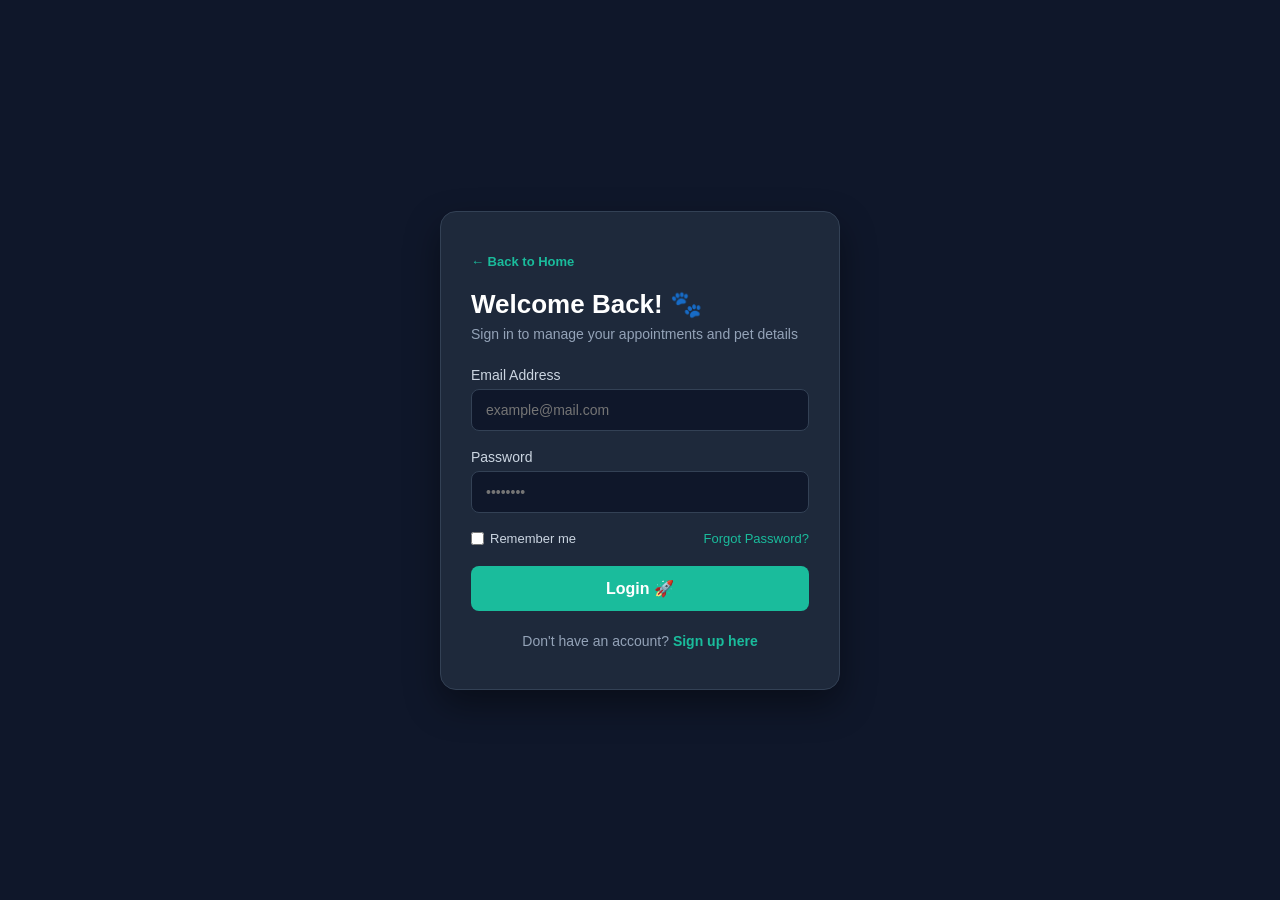
<file: login.html>
<!DOCTYPE html>
<html lang="en">
<head>
    <meta charset="UTF-8">
    <meta name="viewport" content="width=device-width, initial-scale=1.0">
    <title>Login - Pet Care Hub</title>
    
    <!-- CSS Internal Styling (වෙනම Files අවශ්‍ය නැත) -->
    <style>
        * {
            margin: 0;
            padding: 0;
            box-sizing: border-box;
            font-family: 'Segoe UI', Tahoma, Geneva, Verdana, sans-serif;
        }

        body {
            background-color: #0f172a; /* Modern Dark Theme */
            min-height: 100vh;
            display: flex;
            justify-content: center;
            align-items: center;
            padding: 20px;
        }

        .login-card {
            background: #1e293b;
            padding: 40px 30px;
            border-radius: 16px;
            width: 100%;
            max-width: 400px;
            box-shadow: 0 15px 35px rgba(0, 0, 0, 0.4);
            border: 1px solid #334155;
        }

        .back-home-link {
            display: inline-block;
            color: #1abc9c;
            text-decoration: none;
            font-size: 13px;
            font-weight: 600;
            margin-bottom: 20px;
            transition: color 0.2s ease;
        }

        .back-home-link:hover {
            color: #16a085;
            text-decoration: underline;
        }

        .login-card h2 {
            margin: 0 0 6px 0;
            color: #ffffff;
            font-size: 26px;
        }

        .login-subtitle {
            color: #94a3b8;
            font-size: 14px;
            margin-bottom: 25px;
        }

        .form-group {
            margin-bottom: 18px;
        }

        .form-group label {
            display: block;
            font-size: 14px;
            margin-bottom: 6px;
            color: #cbd5e1;
            font-weight: 500;
        }

        .form-group input[type="email"],
        .form-group input[type="password"] {
            width: 100%;
            padding: 12px 14px;
            border-radius: 8px;
            border: 1px solid #334155;
            background: #0f172a;
            color: #ffffff;
            font-size: 14px;
            outline: none;
            transition: border-color 0.3s ease;
        }

        .form-group input:focus {
            border-color: #1abc9c;
        }

        .form-options {
            display: flex;
            justify-content: space-between;
            align-items: center;
            font-size: 13px;
            margin-bottom: 20px;
            color: #cbd5e1;
        }

        .remember-me {
            display: flex;
            align-items: center;
            gap: 6px;
            cursor: pointer;
        }

        .forgot-pass {
            color: #1abc9c;
            text-decoration: none;
        }

        .forgot-pass:hover {
            text-decoration: underline;
        }

        .submit-btn {
            width: 100%;
            padding: 13px;
            background: #1abc9c;
            color: #ffffff;
            border: none;
            border-radius: 8px;
            font-size: 16px;
            font-weight: 600;
            cursor: pointer;
            transition: background 0.3s ease, transform 0.1s ease;
        }

        .submit-btn:hover {
            background: #16a085;
            transform: translateY(-2px);
        }

        .signup-link {
            text-align: center;
            font-size: 14px;
            color: #94a3b8;
            margin-top: 22px;
        }

        .signup-link a {
            color: #1abc9c;
            text-decoration: none;
            font-weight: 600;
        }

        .signup-link a:hover {
            text-decoration: underline;
        }
    </style>
</head>
<body>

    <div class="login-card">
        <!-- Main Page එකට යන්න Link එක -->
        <a href="index.html" class="back-home-link">← Back to Home</a>

        <h2>Welcome Back! 🐾</h2>
        <p class="login-subtitle">Sign in to manage your appointments and pet details</p>

        <form id="loginForm" onsubmit="handleLoginPageSubmit(event)">
            <div class="form-group">
                <label>Email Address</label>
                <input type="email" id="loginEmail" placeholder="example@mail.com" required>
            </div>

            <div class="form-group">
                <label>Password</label>
                <input type="password" id="loginPassword" placeholder="••••••••" required>
            </div>

            <div class="form-options">
                <label class="remember-me">
                    <input type="checkbox" id="rememberMe"> Remember me
                </label>
                <a href="#" class="forgot-pass">Forgot Password?</a>
            </div>

            <button type="submit" class="submit-btn">Login 🚀</button>

            <p class="signup-link">
                Don't have an account? <a href="register.html">Sign up here</a>
            </p>
        </form>
    </div>

    <script>
    function handleLoginPageSubmit(event) {
        event.preventDefault();
        const email = document.getElementById('loginEmail').value;
        alert(`Successfully logged in as ${email}!`);
        window.location.href = "index.html"; // Login වුණාට පස්සේ index.html එකට යැවීම
    }
    </script>
</body>
</html>
</file>
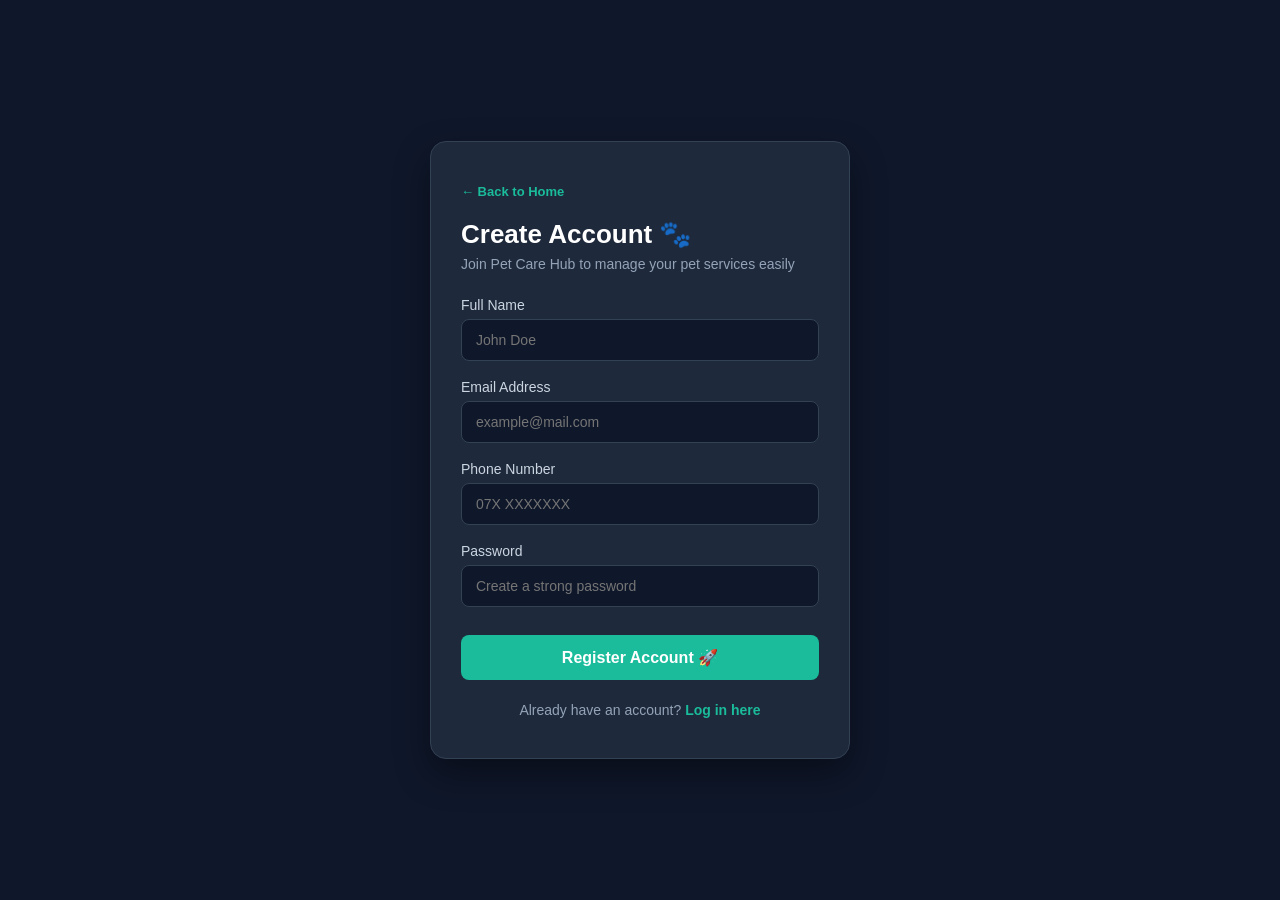
<file: register.html>
<!DOCTYPE html>
<html lang="en">
<head>
    <meta charset="UTF-8">
    <meta name="viewport" content="width=device-width, initial-scale=1.0">
    <title>Sign Up - Pet Care Hub</title>
    
    <!-- CSS Internal Styling -->
    <style>
        * {
            margin: 0;
            padding: 0;
            box-sizing: border-box;
            font-family: 'Segoe UI', Tahoma, Geneva, Verdana, sans-serif;
        }

        body {
            background-color: #0f172a; /* Modern Dark Theme */
            min-height: 100vh;
            display: flex;
            justify-content: center;
            align-items: center;
            padding: 20px;
        }

        .register-card {
            background: #1e293b;
            padding: 40px 30px;
            border-radius: 16px;
            width: 100%;
            max-width: 420px;
            box-shadow: 0 15px 35px rgba(0, 0, 0, 0.4);
            border: 1px solid #334155;
        }

        .back-home-link {
            display: inline-block;
            color: #1abc9c;
            text-decoration: none;
            font-size: 13px;
            font-weight: 600;
            margin-bottom: 20px;
            transition: color 0.2s ease;
        }

        .back-home-link:hover {
            color: #16a085;
            text-decoration: underline;
        }

        .register-card h2 {
            margin: 0 0 6px 0;
            color: #ffffff;
            font-size: 26px;
        }

        .register-subtitle {
            color: #94a3b8;
            font-size: 14px;
            margin-bottom: 25px;
        }

        .form-group {
            margin-bottom: 18px;
        }

        .form-group label {
            display: block;
            font-size: 14px;
            margin-bottom: 6px;
            color: #cbd5e1;
            font-weight: 500;
        }

        .form-group input[type="text"],
        .form-group input[type="email"],
        .form-group input[type="tel"],
        .form-group input[type="password"] {
            width: 100%;
            padding: 12px 14px;
            border-radius: 8px;
            border: 1px solid #334155;
            background: #0f172a;
            color: #ffffff;
            font-size: 14px;
            outline: none;
            transition: border-color 0.3s ease;
        }

        .form-group input:focus {
            border-color: #1abc9c;
        }

        .submit-btn {
            width: 100%;
            padding: 13px;
            background: #1abc9c;
            color: #ffffff;
            border: none;
            border-radius: 8px;
            font-size: 16px;
            font-weight: 600;
            cursor: pointer;
            transition: background 0.3s ease, transform 0.1s ease;
            margin-top: 10px;
        }

        .submit-btn:hover {
            background: #16a085;
            transform: translateY(-2px);
        }

        .login-link {
            text-align: center;
            font-size: 14px;
            color: #94a3b8;
            margin-top: 22px;
        }

        .login-link a {
            color: #1abc9c;
            text-decoration: none;
            font-weight: 600;
        }

        .login-link a:hover {
            text-decoration: underline;
        }
    </style>
</head>
<body>

    <div class="register-card">
        <!-- Main Page එකට යන්න Link එක -->
        <a href="index.html" class="back-home-link">← Back to Home</a>

        <h2>Create Account 🐾</h2>
        <p class="register-subtitle">Join Pet Care Hub to manage your pet services easily</p>

        <form id="registerForm" onsubmit="handleRegisterSubmit(event)">
            <div class="form-group">
                <label>Full Name</label>
                <input type="text" id="regName" placeholder="John Doe" required>
            </div>

            <div class="form-group">
                <label>Email Address</label>
                <input type="email" id="regEmail" placeholder="example@mail.com" required>
            </div>

            <div class="form-group">
                <label>Phone Number</label>
                <input type="tel" id="regPhone" placeholder="07X XXXXXXX" required>
            </div>

            <div class="form-group">
                <label>Password</label>
                <input type="password" id="regPassword" placeholder="Create a strong password" required>
            </div>

            <button type="submit" class="submit-btn">Register Account 🚀</button>

            <p class="login-link">
                Already have an account? <a href="login.html">Log in here</a>
            </p>
        </form>
    </div>

    <script>
    function handleRegisterSubmit(event) {
        event.preventDefault();
        const name = document.getElementById('regName').value;
        alert(`Account created successfully for ${name}! Please Log In.`);
        
        // Account එක හදාගත්තට පස්සේ Log In page එකට යවනවා:
        window.location.href = "login.html";
    }
    </script>
</body>
</html>
</file>
